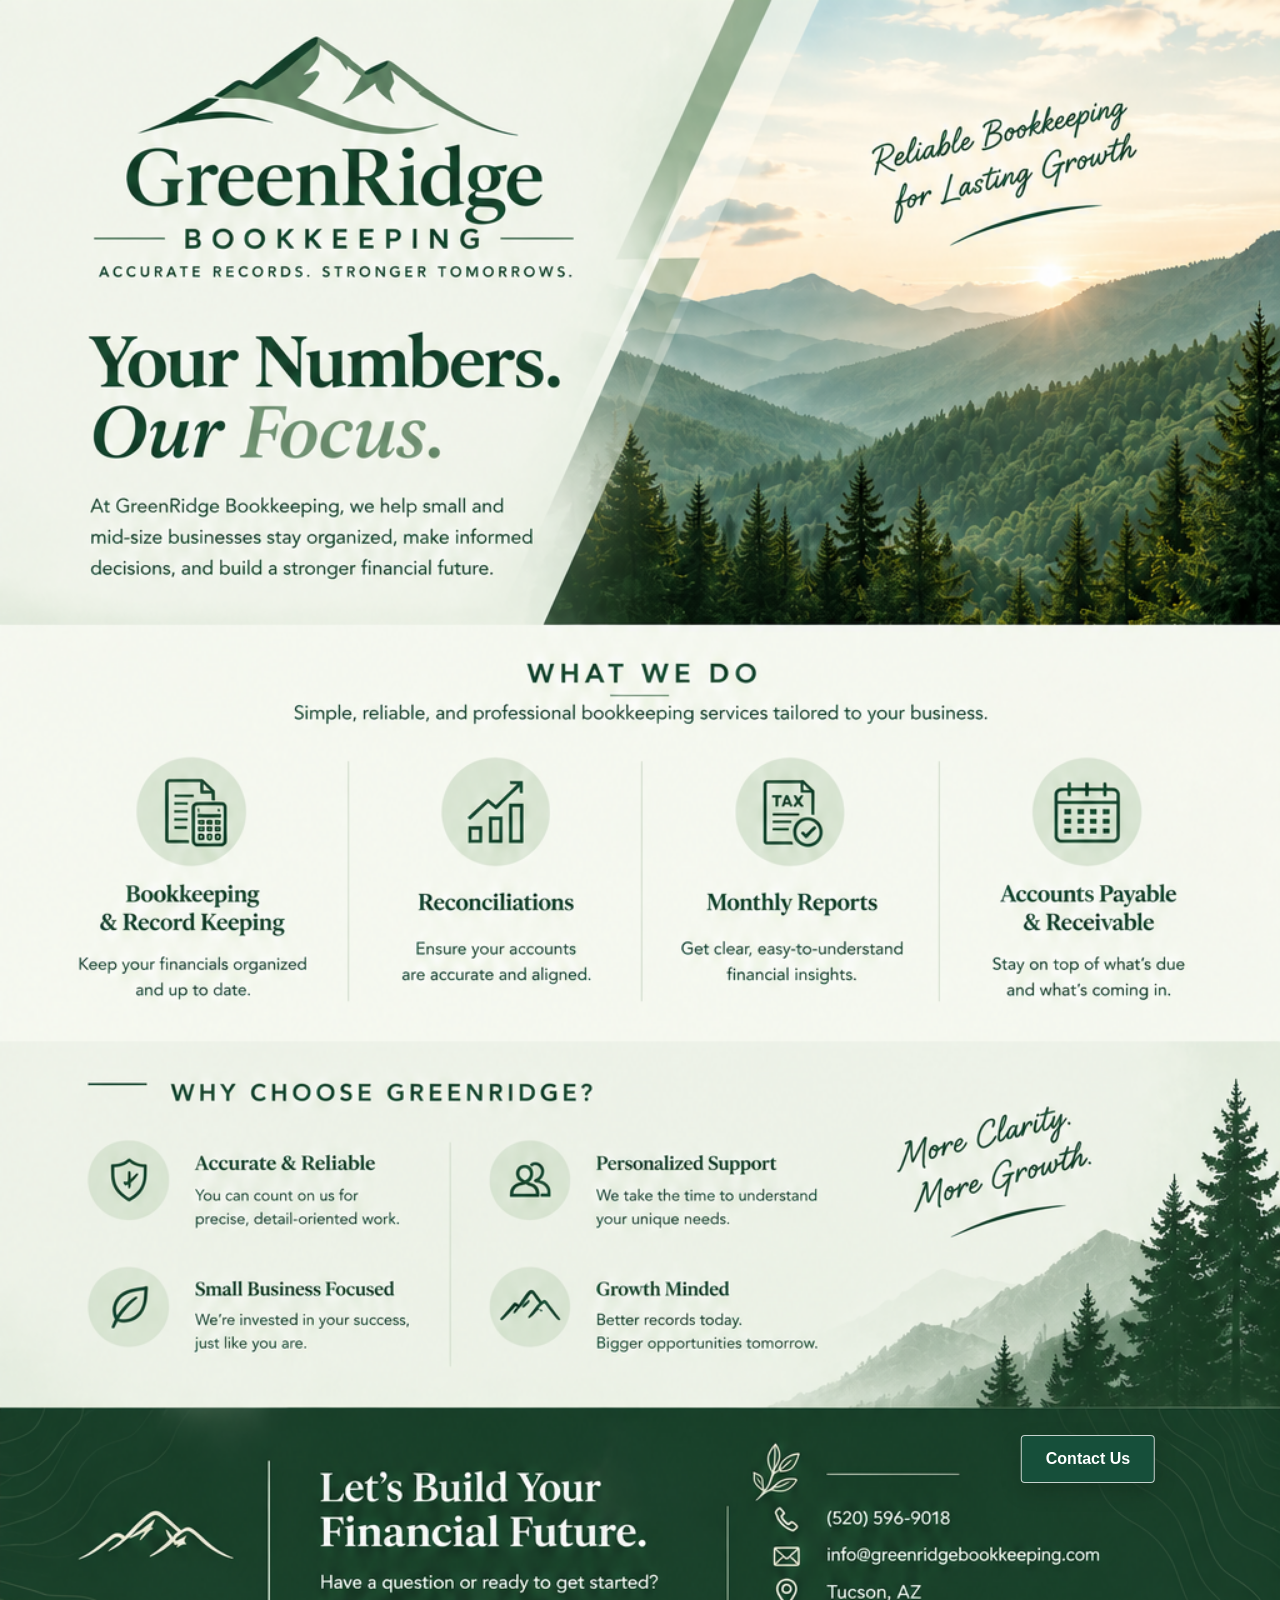
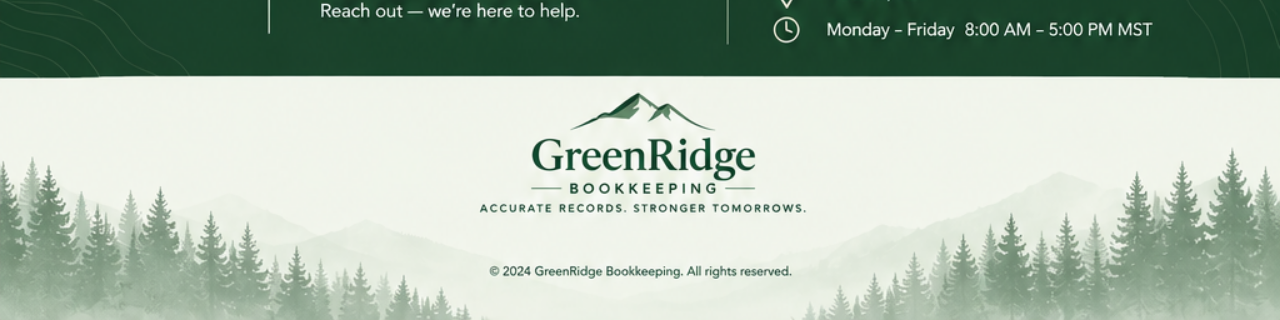
<file: index.html>
<!DOCTYPE html>
<html lang="en">
<head>
  <meta charset="UTF-8">
  <meta name="viewport" content="width=device-width, initial-scale=1.0">
  <meta name="description" content="GreenRidge Bookkeeping — accurate records, stronger tomorrows.">
  <title>GreenRidge Bookkeeping</title>
  <link rel="stylesheet" href="styles.css">
  
</head>
<body class="page page-home">
  <main class="site-artwork" aria-label="GreenRidge Bookkeeping homepage">
    <picture>
  <source media="(max-width: 700px)" srcset="GreenRidge-home-mobile.png">
  <img src="Greenridge-home.png" alt="GreenRidge Bookkeeping homepage" class="page-image">
</picture>
    <a class="contact-link" href="contact.html" aria-label="Go to Contact Us page">Contact Us</a>
  </main>
</body>
</html>
</file>
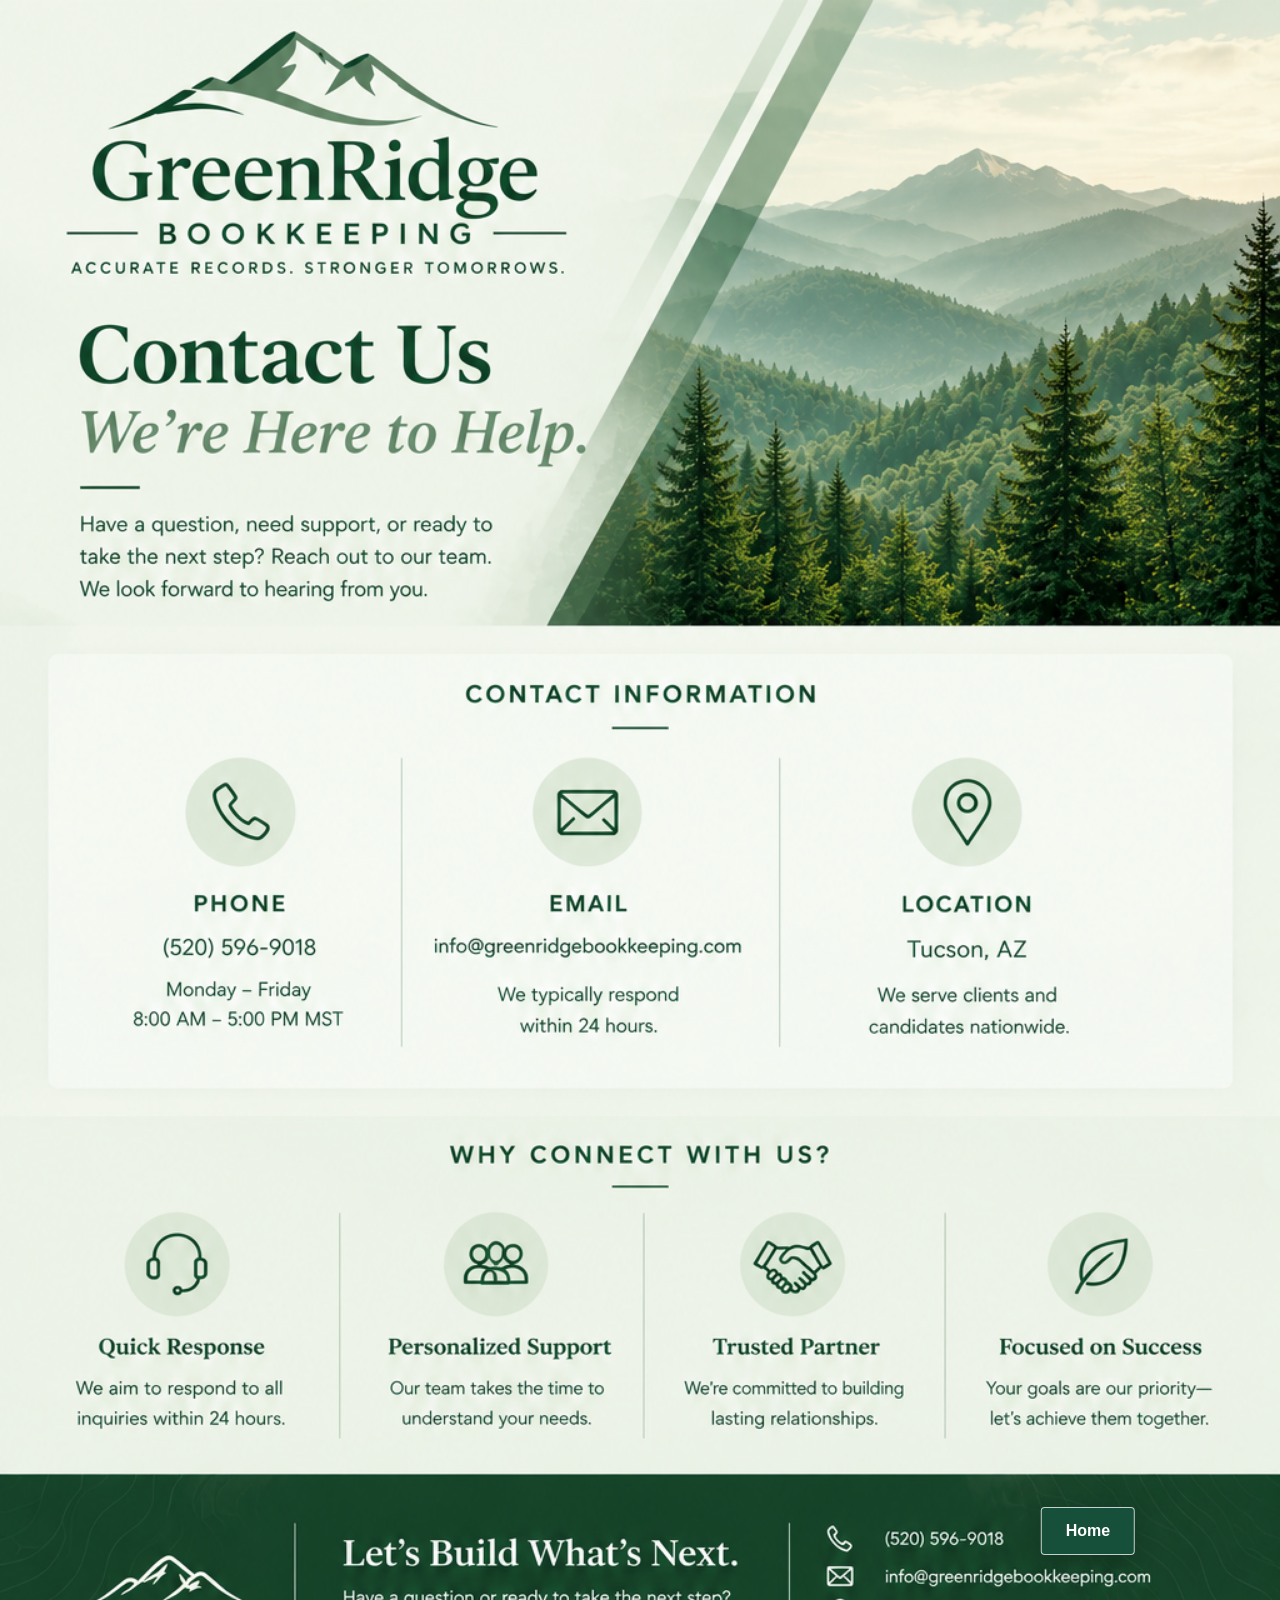
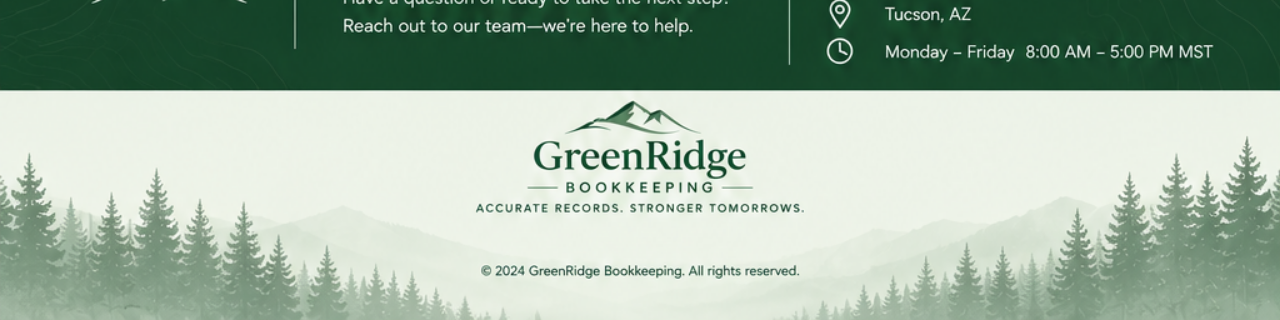
<file: contact.html>
<!DOCTYPE html>
<html lang="en">
<head>
  <meta charset="UTF-8">
  <meta name="viewport" content="width=device-width, initial-scale=1.0">
  <meta name="description" content="Contact GreenRidge Bookkeeping in Tucson, Arizona.">
  <title>Contact Us | GreenRidge Bookkeeping</title>
  <link rel="stylesheet" href="styles.css">
</head>
<body class="page page-contact">
  <main class="site-artwork" aria-label="GreenRidge Bookkeeping contact page">
    <picture>
  <source media="(max-width: 700px)" srcset="GreenRidge-contact-mobile.png">
  <img src="Greenridge-contact.png" alt="GreenRidge Bookkeeping contact page" class="page-image">
</picture>
    <a class="home-link" href="index.html" aria-label="Return to GreenRidge Bookkeeping homepage">Home</a>
  </main>
</body>
</html>
</file>
<file: styles.css>
:root {
  --green: #164f3a;
  --cream: #f7f7ef;
}

* { box-sizing: border-box; }
html { scroll-behavior: smooth; }
body {
  margin: 0;
  background: var(--cream);
  color: var(--green);
  font-family: Arial, Helvetica, sans-serif;
}

.site-artwork {
  position: relative;
  width: 100%;
  max-width: 1600px;
  margin: 0 auto;
  line-height: 0;
  overflow: hidden;
}

.page-image {
  display: block;
  width: 100%;
  height: auto;
}

/* Navigation overlays keep the artwork itself unchanged. */
.contact-link,
.home-link {
  position: absolute;
  display: inline-flex;
  align-items: center;
  justify-content: center;
  min-height: 48px;
  padding: 0 24px;
  border: 1px solid rgba(255,255,255,.75);
  border-radius: 4px;
  background: var(--green);
  color: white;
  font-size: 16px;
  font-weight: 700;
  line-height: 1;
  text-decoration: none;
  box-shadow: 0 8px 22px rgba(0,0,0,.16);
  transition: transform .18s ease, background .18s ease;
}

.contact-link:hover,
.home-link:hover {
  transform: translateY(-2px);
  background: #0e3d2c;
}

/* Homepage: place the button in the dark contact section. */
.contact-link {
  left: 85%;
  top: 76%;
  transform: translate(-50%, -50%);
}
.contact-link:hover { transform: translate(-50%, calc(-50% - 2px)); }

/* Contact page: small return link near the lower CTA area. */
.home-link {
  left: 85%;
  bottom: 19%;
  transform: translateX(-50%);
}
.home-link:hover { transform: translate(-50%, -2px); }

@media (max-width: 700px) {
  .contact-link,
  .home-link {
    min-height: 40px;
    padding: 0 16px;
    font-size: 13px;
  }
  .contact-link {
    left: 13%;
    top: 83%;
  }

  .home-link {
    left: 17%;
    bottom: 16%;
  }
}

@media (prefers-reduced-motion: reduce) {
  html { scroll-behavior: auto; }
  .contact-link, .home-link { transition: none; }
}
</file>
